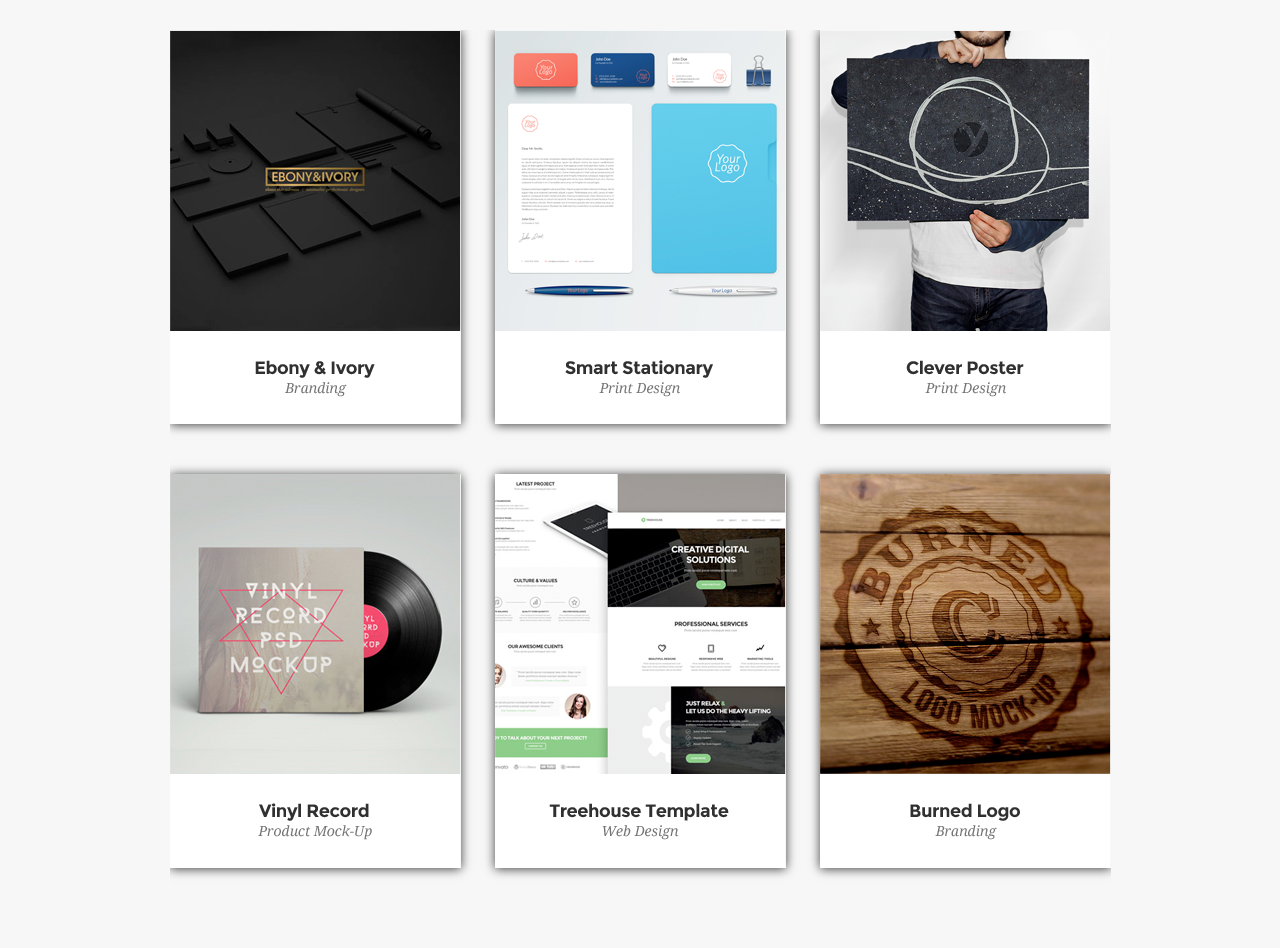
<file: index.html>
<!DOCTYPE html>
<html lang="en">
<head>
	<meta charset="UTF-8">
	<title>dropshadow</title>
	<link rel="stylesheet" href="css/style.css">
</head>
<body>
<ul>
	<li><img src="img/Item_1.png" height="394" width="291" alt=""></li>
	<li><img src="img/Item_2.png" height="394" width="291" alt=""></li>
	<li><img src="img/Item_3.png" height="394" width="291" alt=""></li>
	<li><img src="img/Item_4.png" height="393" width="291" alt=""></li>
	<li><img src="img/Item_5.png" height="393" width="291" alt=""></li>
	<li><img src="img/Item_6.png" height="393" width="291" alt=""></li>
</ul>
	
</body>
</html>
</file>
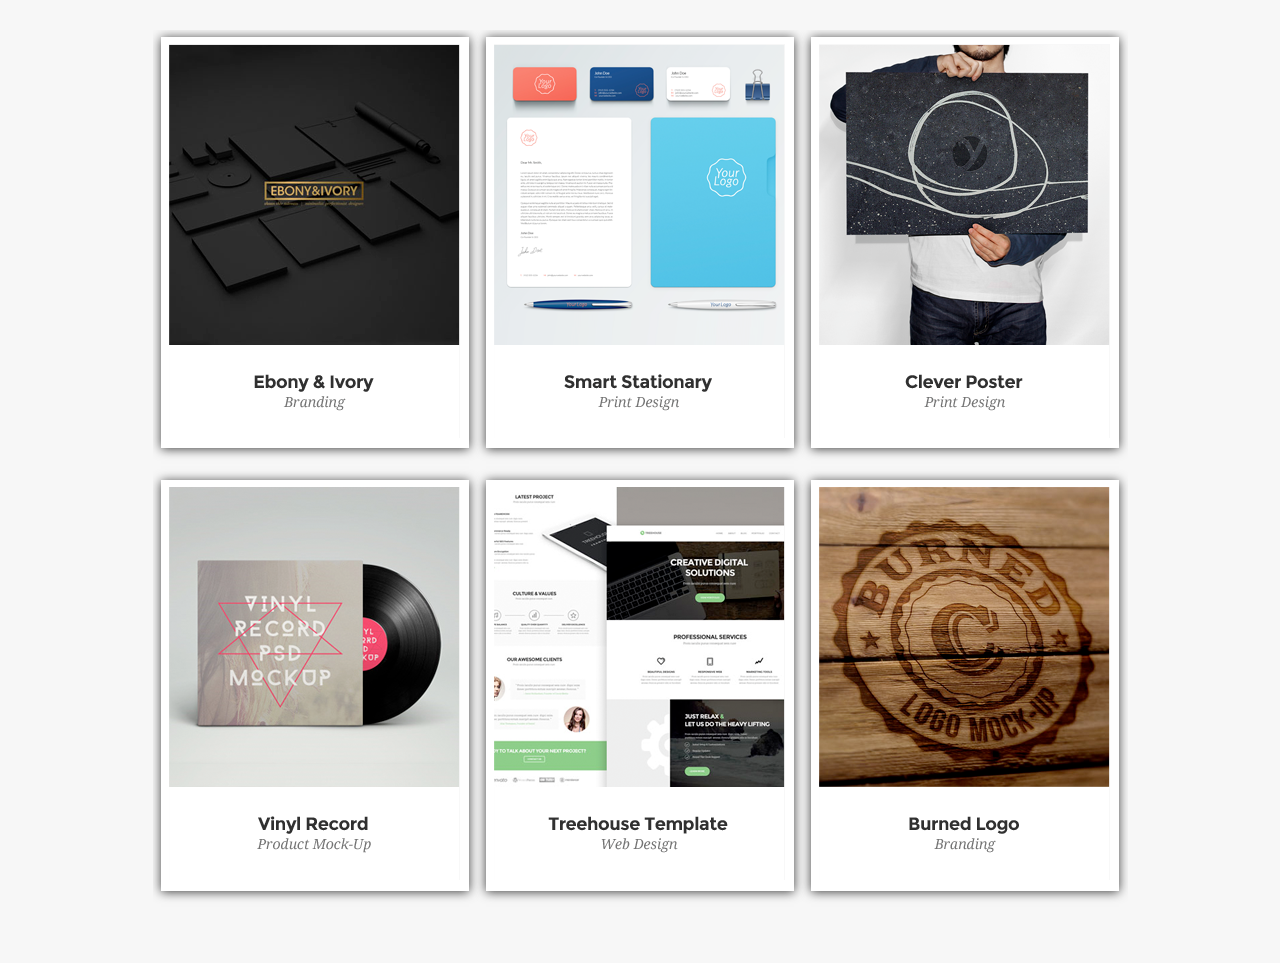
<file: good_css.html>
<!DOCTYPE html>
<html lang="en">
<head>
	<meta charset="UTF-8">
	<title>dropshadow</title>
	<link rel="stylesheet" href="css/good.css">
</head>
<body>
<ul>
	<li><img src="img/Item_1.png" height="394" width="291" alt=""></li>
	<li><img src="img/Item_2.png" height="394" width="291" alt=""></li>
	<li><img src="img/Item_3.png" height="394" width="291" alt=""></li>
	<li><img src="img/Item_4.png" height="393" width="291" alt=""></li>
	<li><img src="img/Item_5.png" height="393" width="291" alt=""></li>
	<li><img src="img/Item_6.png" height="393" width="291" alt=""></li>
</ul>
	
</body>
</html>
</file>
<file: css/style.css>
* {
	margin:0;
	padding:0;
	background-color: #f7f7f7;
}
ul {
	width: 941px;
	margin:30px auto;
	overflow: hidden;
}
li {
	float: left;
	list-style: none;
	width: 291px;
	height: 394px;
	margin-right: 34px;
	margin-bottom: 50px;
	background-color: #ffffff;
	box-shadow: 0px 1px 10px 0px rgba(0, 0, 0, 0.75);
}
li:nth-child(3),li:nth-child(6) {
	margin-right: 0px;
}
li img {
	vertical-align: bottom;
}
</file>
<file: css/good.css>
* {
	margin:0;
	padding:0;
	background-color: #f7f7f7;
}
ul {
	width: 958px;
	margin:30px auto;
	overflow: hidden;
	padding:7px 9px 10px 8px;
}
li {
	float: left;
	list-style: none;
	width: 291px;
	height: 394px;
	margin-right: 17px;
	margin-bottom: 32px;
	padding:7px 9px 10px 8px;
	background-color: #ffffff;
	box-shadow: 0px 1px 10px 0px rgba(0, 0, 0, 0.75);
}
li:nth-child(3),li:nth-child(6) {
	margin-right: 0px;
}
li img {
	vertical-align: bottom;
}
</file>
